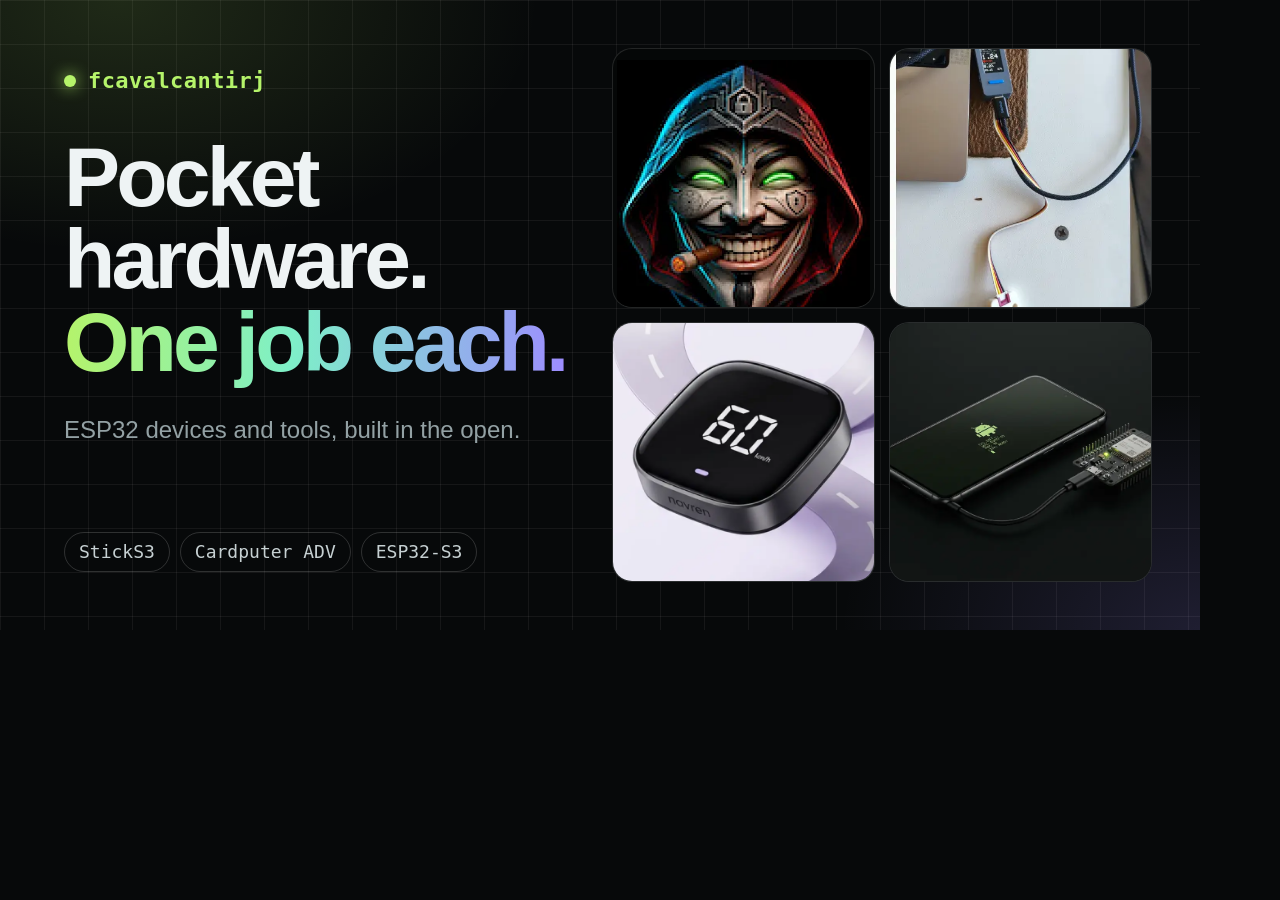
<file: scripts/og.html>
<!doctype html>
<html lang="en"><head><meta charset="utf-8"><title>og</title>
<style>
html,body{margin:0;width:1200px;height:630px;overflow:hidden;background:#07090a;color:#eef3f4;font-family:ui-sans-serif,-apple-system,BlinkMacSystemFont,"Segoe UI",Roboto,Arial,sans-serif}
body{position:relative;background:radial-gradient(700px 420px at 10% 0%,rgba(181,243,106,.14),transparent 60%),radial-gradient(600px 400px at 100% 100%,rgba(157,140,255,.16),transparent 60%),linear-gradient(rgba(255,255,255,.06) 1px,transparent 1px) 0 0/44px 44px,linear-gradient(90deg,rgba(255,255,255,.06) 1px,transparent 1px) 0 0/44px 44px,#07090a}
.text{position:absolute;left:64px;top:70px;width:520px}
.handle{font:600 22px/1 ui-monospace,"SF Mono",Menlo,monospace;color:#b5f36a;letter-spacing:.02em;display:flex;align-items:center;gap:12px}
.handle i{width:12px;height:12px;border-radius:50%;background:#b5f36a;box-shadow:0 0 16px #b5f36a}
h1{margin:44px 0 0;font-size:84px;line-height:.98;letter-spacing:-.045em;font-weight:700}
h1 span{background:linear-gradient(92deg,#b5f36a,#7ef0c8 45%,#9d8cff);-webkit-background-clip:text;background-clip:text;color:transparent}
p{margin:30px 0 0;font-size:24px;line-height:1.4;color:#93a1a4}
.chips{position:absolute;left:64px;bottom:58px;display:flex;gap:10px;font:500 18px/1 ui-monospace,Menlo,monospace;color:#c6d0d2}
.chips span{padding:10px 14px;border:1px solid rgba(255,255,255,.16);border-radius:999px}
.tiles{position:absolute;right:48px;top:48px;width:540px;height:534px;display:grid;grid-template-columns:1fr 1fr;grid-template-rows:1fr 1fr;gap:14px}
.tile{border-radius:20px;overflow:hidden;border:1px solid rgba(255,255,255,.12);background:#0b0f10}
.tile img{width:100%;height:100%;object-fit:cover;display:block}
.tile.g{display:grid;place-items:center;background:radial-gradient(closest-side,rgba(181,243,106,.22),transparent 80%),#050707}
.tile.g img{width:auto;height:94%;object-fit:contain}
</style></head><body>
<div class="text"><div class="handle"><i></i>fcavalcantirj</div><h1>Pocket hardware.<br><span>One job each.</span></h1><p>ESP32 devices and tools, built in the open.</p></div>
<div class="chips"><span>StickS3</span><span>Cardputer ADV</span><span>ESP32-S3</span></div>
<div class="tiles"><div class="tile g"><img src="../img/guardian-poster.webp" alt=""></div><div class="tile"><img src="../img/doutor-vpd.webp" alt=""></div><div class="tile"><img src="../img/pardais.webp" alt=""></div><div class="tile"><img src="../img/droidputer.webp" alt=""></div></div>
</body></html>
</file>
